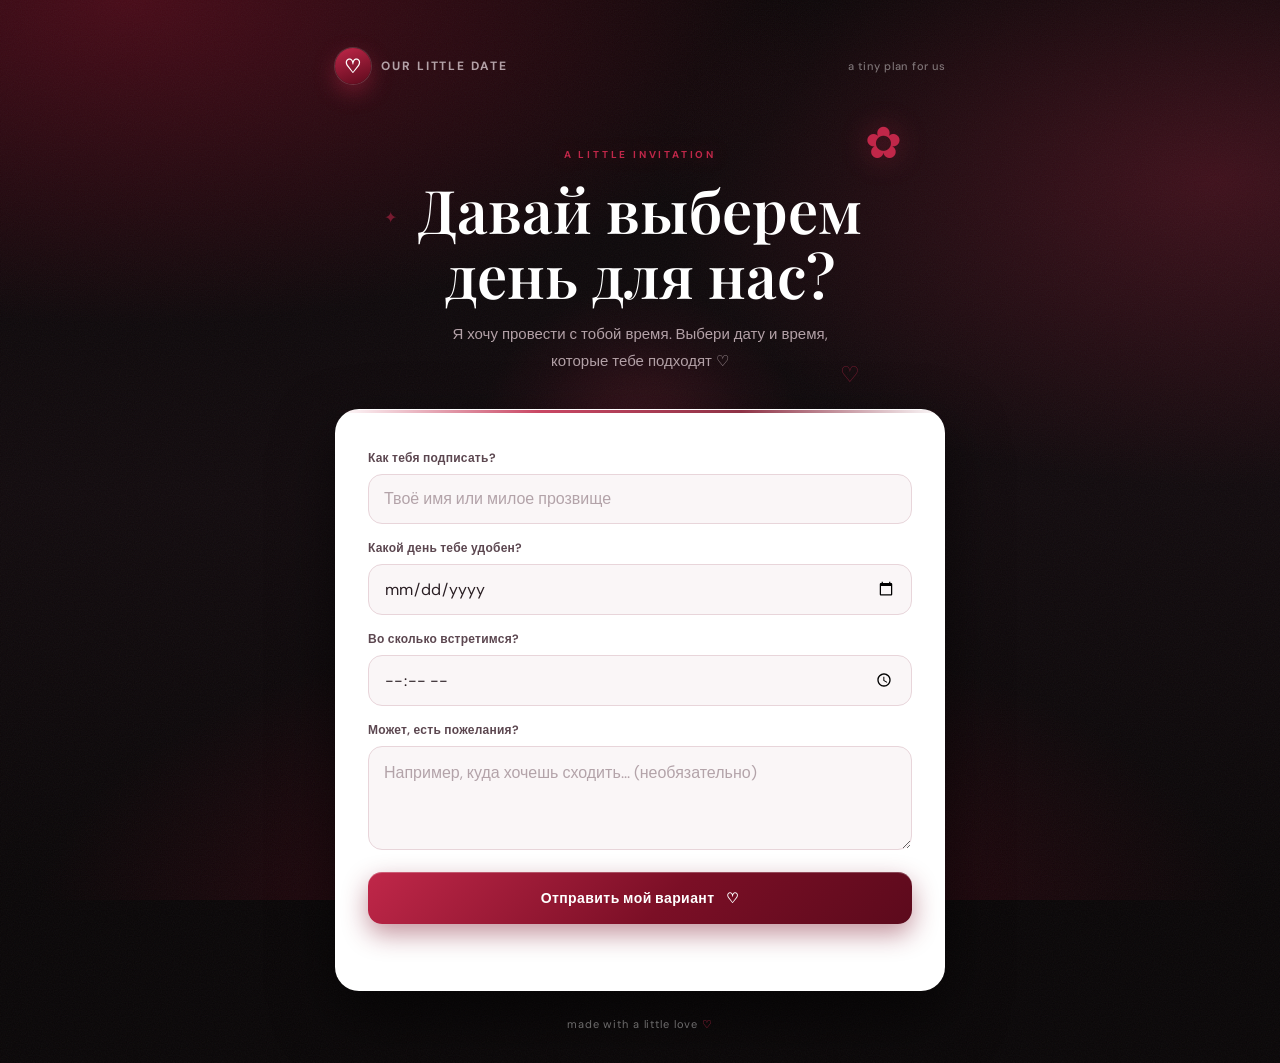
<file: index.html>
<!doctype html>
<html lang="ru">
<head>
  <meta charset="UTF-8">
  <meta name="viewport" content="width=device-width, initial-scale=1">
  <meta name="theme-color" content="#0a0708">
  <title>OUR LITTLE DATE ♡</title>
  <link href="https://fonts.googleapis.com/css2?family=DM+Sans:wght@400;500;600;700&family=Playfair+Display:wght@500;600;700&display=swap" rel="stylesheet">
  <link rel="stylesheet" href="css/style.css">
</head>
<body>
  <main class="shell">
    <header class="top"><span class="brand-mark">♡</span><span>OUR LITTLE DATE</span><span class="top-note">a tiny plan for us</span></header>
    <section class="hero">
      <div class="eyebrow">A LITTLE INVITATION</div>
      <h1>Давай выберем<br><em>день для нас?</em></h1>
      <p class="intro">Я хочу провести с тобой время. Выбери дату и время, которые тебе подходят ♡</p>
      <div class="flower" aria-hidden="true">✿</div>
    </section>

    <section class="panel">
      <form id="response-form">
        <label for="guest-name">Как тебя подписать?</label>
        <input id="guest-name" maxlength="40" placeholder="Твоё имя или милое прозвище" required>
        <label for="date">Какой день тебе удобен?</label>
        <input id="date" type="date" required>
        <label for="time">Во сколько встретимся?</label>
        <input id="time" type="time" required>
        <label for="note">Может, есть пожелания?</label>
        <textarea id="note" rows="3" maxlength="300" placeholder="Например, куда хочешь сходить... (необязательно)"></textarea>
        <button class="primary" type="submit">Отправить мой вариант <span>♡</span></button>
      </form>
      <div class="result hidden" id="result">
        <p class="success-title">Теперь отправь ссылку обратно ♡</p>
        <p class="small muted">Это ответ для того, кто позвал тебя на встречу. Открой свою ссылку — и там появятся дата и время.</p>
        <input id="owner-link" readonly>
        <button class="primary secondary" id="copy-button" type="button">Скопировать ссылку с ответом</button>
        <button class="primary secondary hidden" id="share-button" type="button">Отправить в мессенджер</button>
        <button class="primary secondary" id="copy-text-button" type="button">Скопировать текстом</button>
        <div class="response-card" id="answer-preview"></div>
      </div>
      <p class="feedback" id="feedback" role="status"></p>
    </section>
    <footer>made with a little love <span>♡</span></footer>
  </main>
  <script src="js/fx.js"></script>
  <script type="module" src="js/guest.js"></script>
</body>
</html>
</file>
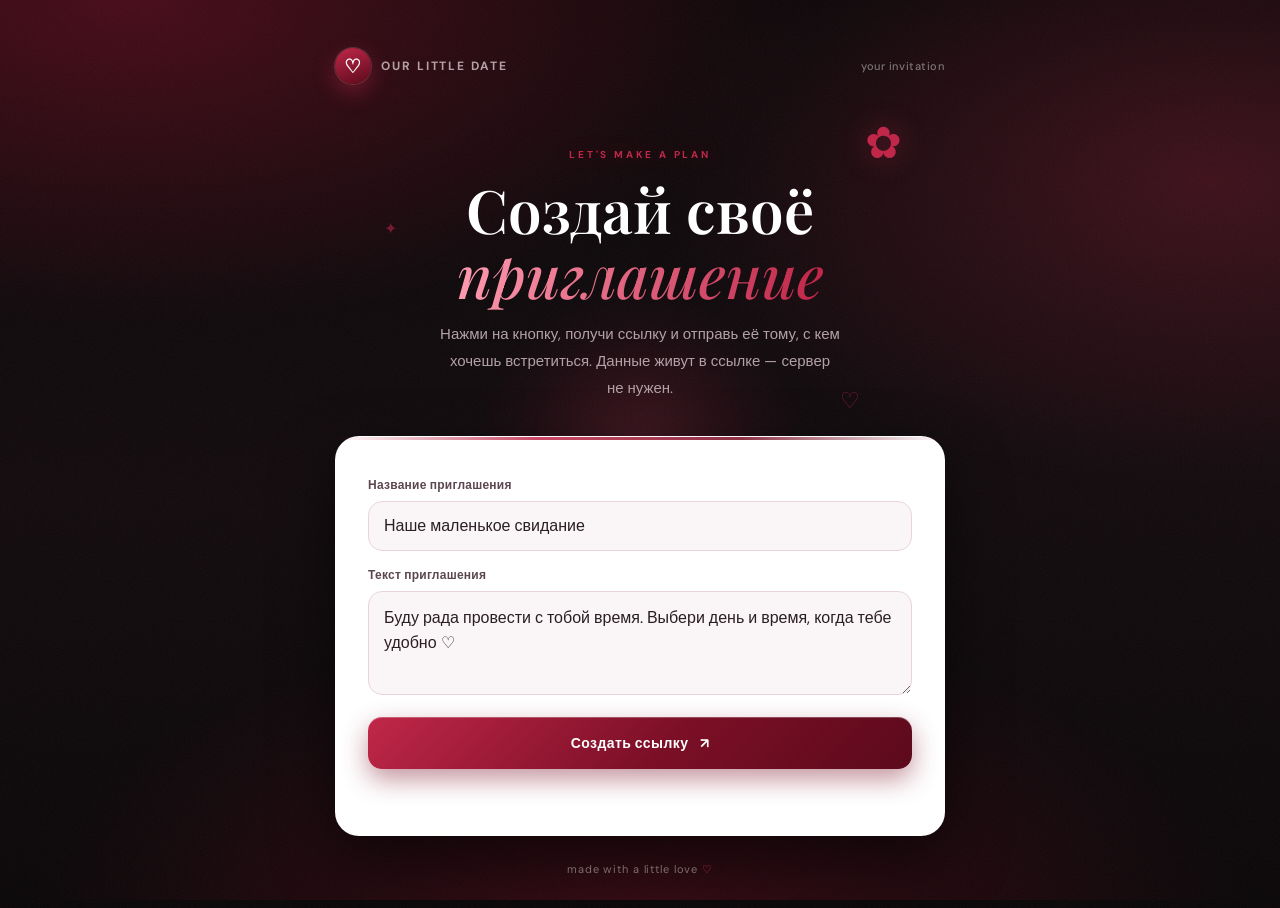
<file: create.html>
<!doctype html>
<html lang="ru">
<head>
  <meta charset="UTF-8">
  <meta name="viewport" content="width=device-width, initial-scale=1">
  <meta name="theme-color" content="#0a0708">
  <title>Создать приглашение · OUR LITTLE DATE</title>
  <link href="https://fonts.googleapis.com/css2?family=DM+Sans:wght@400;500;600;700&family=Playfair+Display:wght@500;600;700&display=swap" rel="stylesheet">
  <link rel="stylesheet" href="css/style.css">
</head>
<body>
  <main class="shell">
    <header class="top"><span class="brand-mark">♡</span><span>OUR LITTLE DATE</span><span class="top-note">your invitation</span></header>
    <section class="hero">
      <div class="eyebrow">LET'S MAKE A PLAN</div>
      <h1>Создай своё<br><em>приглашение</em></h1>
      <p class="intro">Нажми на кнопку, получи ссылку и отправь её тому, с кем хочешь встретиться. Данные живут в ссылке — сервер не нужен.</p>
      <div class="flower" aria-hidden="true">✿</div>
    </section>

    <section class="panel">
      <form id="create-form">
        <label for="title">Название приглашения</label>
        <input id="title" maxlength="70" value="Наше маленькое свидание" required>
        <label for="message">Текст приглашения</label>
        <textarea id="message" maxlength="300" rows="3">Буду рада провести с тобой время. Выбери день и время, когда тебе удобно ♡</textarea>
        <button class="primary" type="submit">Создать ссылку <span>↗</span></button>
      </form>
      <div class="result hidden" id="result">
        <p class="success-title">Ссылка готова! ♡</p>
        <input id="guest-link" readonly>
        <button class="primary secondary" id="copy-button" type="button">Скопировать ссылку</button>
        <a class="text-link" href="owner.html">Открыть мои ответы →</a>
        <p class="small muted">Сохрани ссылку на ответы отдельно. Она нужна только тебе.</p>
      </div>
      <p class="feedback" id="feedback" role="status"></p>
    </section>
    <footer>made with a little love <span>♡</span></footer>
  </main>
  <script src="js/fx.js"></script>
  <script type="module" src="js/create.js"></script>
</body>
</html>
</file>
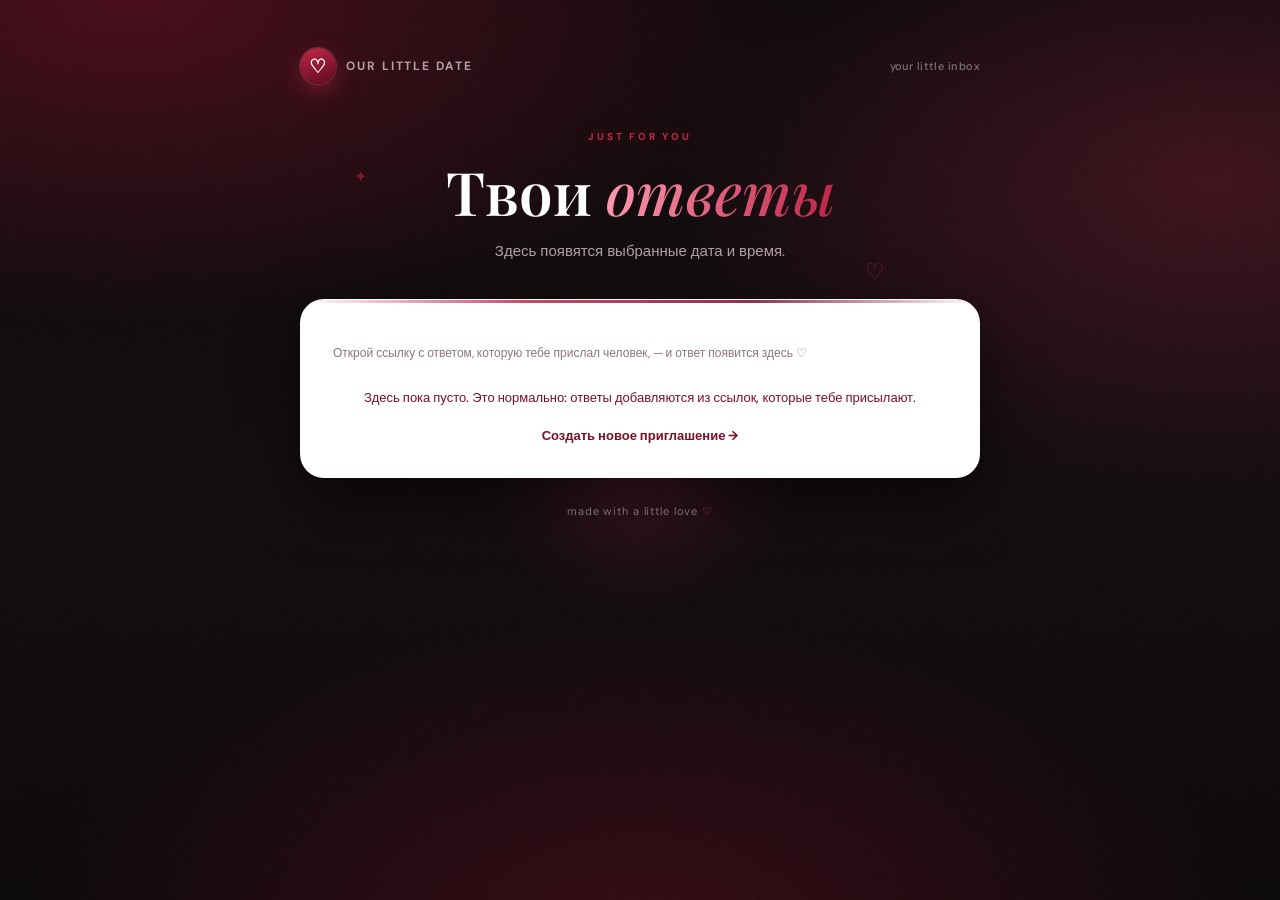
<file: owner.html>
<!doctype html>
<html lang="ru">
<head>
  <meta charset="UTF-8">
  <meta name="viewport" content="width=device-width, initial-scale=1">
  <meta name="theme-color" content="#0a0708">
  <title>OUR LITTLE DATE · ответы</title>
  <link href="https://fonts.googleapis.com/css2?family=DM+Sans:wght@400;500;600;700&family=Playfair+Display:wght@500;600;700&display=swap" rel="stylesheet">
  <link rel="stylesheet" href="css/style.css">
</head>
<body>
  <main class="shell owner-shell">
    <header class="top"><span class="brand-mark">♡</span><span>OUR LITTLE DATE</span><span class="top-note">your little inbox</span></header>
    <section class="hero compact">
      <div class="eyebrow">JUST FOR YOU</div>
      <h1>Твои <em>ответы</em></h1>
      <p class="intro">Здесь появятся выбранные дата и время.</p>
    </section>
    <section class="panel">
      <div class="response-list" id="responses"><p class="muted">Загружаем ответы...</p></div>
      <p class="feedback" id="feedback" role="status"></p>
      <button class="primary secondary hidden" id="copy-all-button" type="button">Скопировать все ответы текстом</button>
      <button class="primary secondary hidden" id="clear-button" type="button">Очистить список</button>
      <a class="text-link" href="create.html">Создать новое приглашение →</a>
    </section>
    <footer>made with a little love <span>♡</span></footer>
  </main>
  <script src="js/fx.js"></script>
  <script type="module" src="js/owner.js"></script>
</body>
</html>
</file>
<file: css/style.css>
/* ==========================================================
   OUR LITTLE DATE — чёрный / белый / бордовый
   Общий файл стилей для Firebase-версии и no-firebase/.
   ========================================================== */

:root{
  /* палитра */
  --black:#0a0708;
  --white:#ffffff;
  --paper:#fff;
  --wine:#7b0f26;          /* бордовый — основной акцент */
  --wine-deep:#5c0a1c;
  --wine-bright:#c02749;   /* бордовый для тёмного фона */
  --wine-glow:rgba(192,39,73,.45);
  --ink:#f6eff1;           /* текст на чёрном */
  --muted:#8a767d;         /* текст на белом */
  --muted-dark:#b3a1a7;    /* текст на чёрном */
  --line:#e8d5da;

  /* размеры / тени */
  --radius:24px;
  --radius-sm:14px;
  --shadow:0 24px 60px rgba(0,0,0,.55);
  --ease:cubic-bezier(.22,.68,.36,1);
}

*{box-sizing:border-box}

html{
  -webkit-text-size-adjust:100%;
  scroll-behavior:smooth;
}

body{
  margin:0;
  min-height:100vh;
  min-height:100dvh;
  color:var(--ink);
  font-family:"DM Sans",sans-serif;
  background-color:var(--black);
  /* бордовые засветы + лёгкая виньетка */
  background-image:
    radial-gradient(90% 60% at 10% 0%,rgba(123,15,38,.55) 0%,transparent 60%),
    radial-gradient(70% 55% at 95% 20%,rgba(192,39,73,.28) 0%,transparent 62%),
    radial-gradient(80% 60% at 50% 105%,rgba(92,10,28,.55) 0%,transparent 60%),
    linear-gradient(180deg,#0a0708 0%,#120b0e 55%,#0a0708 100%);
  background-attachment:fixed;
  overflow-x:hidden;
  -webkit-tap-highlight-color:transparent;
  padding:calc(24px + env(safe-area-inset-top)) 16px calc(24px + env(safe-area-inset-bottom));
}

/* зерно плёнки поверх фона */
body::before{
  content:"";
  position:fixed;
  inset:-20%;
  pointer-events:none;
  z-index:0;
  opacity:.05;
  background-image:url("data:image/svg+xml,%3Csvg xmlns='http://www.w3.org/2000/svg' width='140' height='140'%3E%3Cfilter id='n'%3E%3CfeTurbulence type='fractalNoise' baseFrequency='.85' numOctaves='3'/%3E%3C/filter%3E%3Crect width='140' height='140' filter='url(%23n)'/%3E%3C/svg%3E");
  animation:grain 7s steps(6) infinite;
}

@keyframes grain{
  0%,100%{transform:translate(0,0)}
  20%{transform:translate(-2%,1%)}
  40%{transform:translate(1%,-2%)}
  60%{transform:translate(-1%,-1%)}
  80%{transform:translate(2%,1%)}
}

/* ==========================================================
   Каркас
   ========================================================== */
.shell{
  position:relative;
  z-index:1;
  width:min(100%,610px);
  margin:0 auto;
  animation:rise .8s var(--ease) both;
}
.owner-shell{width:min(100%,680px)}

.top{
  display:flex;
  align-items:center;
  gap:10px;
  flex-wrap:wrap;
  font-size:12px;
  font-weight:700;
  letter-spacing:.16em;
  text-transform:uppercase;
  color:var(--muted-dark);
}
.brand-mark{
  display:grid;
  place-items:center;
  width:36px;
  height:36px;
  border-radius:50%;
  background:linear-gradient(160deg,var(--wine-bright),var(--wine-deep));
  color:#fff;
  font-size:19px;
  box-shadow:0 0 0 1px rgba(255,255,255,.14),0 8px 22px var(--wine-glow);
  animation:beat 2.4s var(--ease) infinite;
}
@keyframes beat{
  0%,100%{transform:scale(1)}
  12%{transform:scale(1.16)}
  24%{transform:scale(1)}
  36%{transform:scale(1.1)}
  48%{transform:scale(1)}
}
.top-note{
  margin-left:auto;
  font-size:11px;
  font-weight:500;
  letter-spacing:.04em;
  text-transform:none;
  color:rgba(255,255,255,.42);
}

/* ==========================================================
   Шапка-герой
   ========================================================== */
.hero{
  position:relative;
  text-align:center;
  padding:clamp(34px,8vw,64px) clamp(12px,4vw,24px) clamp(22px,5vw,34px);
  overflow:hidden;
}
.hero::before,.hero::after{
  position:absolute;
  color:rgba(192,39,73,.55);
  font-size:16px;
  pointer-events:none;
  animation:drift 9s linear infinite;
}
.hero::before{content:"✦";left:8%;top:38%}
.hero::after{content:"♡";right:14%;bottom:6%;animation-duration:12s;animation-delay:-4s;font-size:22px}
@keyframes drift{
  0%{transform:translateY(14px) scale(.8);opacity:0}
  30%{opacity:1}
  70%{opacity:1}
  100%{transform:translateY(-30px) scale(1.1);opacity:0}
}
.eyebrow{
  font-size:10px;
  letter-spacing:.28em;
  font-weight:700;
  color:var(--wine-bright);
  text-shadow:0 0 18px var(--wine-glow);
}
.hero h1{
  font-family:"Playfair Display",serif;
  font-size:clamp(34px,9vw,60px);
  line-height:1.08;
  font-weight:600;
  margin:16px 0 14px;
  color:var(--white);
  text-wrap:balance;
}
.hero h1 em{
  font-style:italic;
  font-weight:500;
  background:linear-gradient(100deg,#ff9db3,var(--wine-bright) 45%,#ffd9e1 70%,var(--wine-bright));
  background-size:220% 100%;
  -webkit-background-clip:text;
  background-clip:text;
  color:transparent;
  animation:sheen 6s ease-in-out infinite;
}
@keyframes sheen{0%,100%{background-position:0% 50%}50%{background-position:100% 50%}}
.intro{
  max-width:400px;
  margin:0 auto;
  color:var(--muted-dark);
  font-size:clamp(13px,3.6vw,15px);
  line-height:1.8;
}
.flower{
  position:absolute;
  right:7%;
  top:30px;
  color:var(--wine-bright);
  font-size:clamp(28px,7vw,44px);
  filter:drop-shadow(0 0 14px var(--wine-glow));
  animation:float 4.5s ease-in-out infinite;
}
@keyframes float{
  0%,100%{transform:translateY(0) rotate(-8deg)}
  50%{transform:translateY(-10px) rotate(8deg)}
}
.compact{padding-top:clamp(26px,6vw,46px)}

/* ==========================================================
   Белая панель-карточка
   ========================================================== */
.panel{
  position:relative;
  background:var(--paper);
  color:#2a1f24;
  border:1px solid rgba(255,255,255,.55);
  border-radius:var(--radius);
  padding:clamp(20px,5vw,32px);
  box-shadow:var(--shadow);
  isolation:isolate;
  animation:rise .9s .12s var(--ease) both;
}
/* бордовая неоновая линия сверху */
.panel::before{
  content:"";
  position:absolute;
  inset:0 0 auto;
  height:3px;
  border-radius:var(--radius) var(--radius) 0 0;
  background:linear-gradient(90deg,transparent,var(--wine-bright),var(--wine),transparent);
  opacity:.85;
}
/* свечение под панелью при наведении/фокусе */
.panel::after{
  content:"";
  position:absolute;
  inset:-2px;
  z-index:-1;
  border-radius:calc(var(--radius) + 4px);
  background:linear-gradient(120deg,var(--wine-bright),var(--wine-deep));
  opacity:0;
  filter:blur(16px);
  transition:opacity .45s var(--ease);
}
.panel:hover::after,.panel:focus-within::after{opacity:.55}

form{display:flex;flex-direction:column;gap:8px}
label{
  font-size:12px;
  font-weight:700;
  margin-top:8px;
  color:#5c4750;
  letter-spacing:.02em;
}
input,textarea{
  width:100%;
  min-height:50px;                 /* удобная зона касания */
  border:1.5px solid var(--line);
  background:#faf6f7;
  border-radius:var(--radius-sm);
  padding:13px 15px;
  color:#2a1f24;
  font:inherit;
  font-size:16px;                  /* 16px — iOS не зумит страницу при фокусе */
  outline:none;
  transition:border-color .2s,box-shadow .2s,background .2s,transform .2s;
}
textarea{resize:vertical;min-height:88px;line-height:1.6}
input::placeholder,textarea::placeholder{color:#b3a3a9}
input:hover,textarea:hover{border-color:#d8b9c2}
input:focus,textarea:focus{
  border-color:var(--wine-bright);
  background:#fff;
  box-shadow:0 0 0 4px rgba(192,39,73,.14);
  transform:translateY(-1px);
}
input[readonly]{background:#f3ecee;font-family:ui-monospace,"SF Mono",Menlo,monospace;font-size:12px;letter-spacing:.01em}

/* ==========================================================
   Кнопки
   ========================================================== */
.primary{
  position:relative;
  overflow:hidden;
  border:0;
  border-radius:var(--radius-sm);
  min-height:52px;
  padding:15px 20px;
  margin-top:14px;
  background:linear-gradient(135deg,var(--wine-bright),var(--wine) 55%,var(--wine-deep));
  color:#fff;
  font:700 14px "DM Sans",sans-serif;
  letter-spacing:.03em;
  cursor:pointer;
  box-shadow:0 10px 26px rgba(123,15,38,.45),inset 0 1px 0 rgba(255,255,255,.25);
  transition:transform .2s var(--ease),box-shadow .25s,filter .25s;
}
/* блик, пробегающий по кнопке */
.primary::after{
  content:"";
  position:absolute;
  top:0;
  left:-60%;
  width:45%;
  height:100%;
  background:linear-gradient(100deg,transparent,rgba(255,255,255,.45),transparent);
  transform:skewX(-18deg);
  transition:left .6s var(--ease);
}
.primary:hover{transform:translateY(-3px);box-shadow:0 16px 34px rgba(192,39,73,.55),inset 0 1px 0 rgba(255,255,255,.3)}
.primary:hover::after{left:120%}
.primary:active{transform:translateY(-1px) scale(.985)}
.primary:disabled{opacity:.55;cursor:wait;transform:none;box-shadow:none}
.primary:focus-visible,
.text-link:focus-visible,
input:focus-visible,
textarea:focus-visible{outline:3px solid rgba(192,39,73,.5);outline-offset:3px}
.primary span{margin-left:8px}
.secondary{width:100%;margin-top:8px}

/* ==========================================================
   Тексты обратной связи, ссылки, статусы
   ========================================================== */
.feedback{
  min-height:20px;
  margin:14px 0 0;
  text-align:center;
  color:var(--wine);
  font-size:13px;
  font-weight:500;
  animation:fadein .4s var(--ease);
}
.result{border-top:1px solid var(--line);margin-top:24px;padding-top:20px;animation:rise .6s var(--ease) both}
.hidden{display:none!important}
.success-title{
  text-align:center;
  font-family:"Playfair Display",serif;
  font-size:clamp(20px,5.5vw,23px);
  color:var(--wine);
  margin:0 0 6px;
}
.text-link{
  display:inline-block;
  position:relative;
  text-align:center;
  margin:18px auto 0;
  width:100%;
  color:var(--wine);
  font-size:13px;
  font-weight:700;
  text-decoration:none;
  transition:color .2s,transform .2s var(--ease);
}
.text-link::after{
  content:"";
  position:absolute;
  left:50%;
  bottom:-4px;
  width:0;
  height:1.5px;
  background:var(--wine-bright);
  transform:translateX(-50%);
  transition:width .3s var(--ease);
}
.text-link:hover{color:var(--wine-bright);transform:translateX(3px)}
.text-link:hover::after{width:70%}
.small,.muted{color:var(--muted);font-size:12px;line-height:1.6}
.small{text-align:center}

/* ==========================================================
   Список ответов
   ========================================================== */
.response-list{display:grid;gap:12px}
.response-card{
  position:relative;
  overflow:hidden;
  border:1px solid var(--line);
  border-left:3px solid var(--wine-bright);
  border-radius:var(--radius-sm);
  padding:16px 17px;
  background:#faf6f7;
  animation:rise .5s var(--ease) both;
  transition:transform .3s var(--ease),box-shadow .3s,border-color .3s,background .3s;
}
.response-card:hover{
  transform:translateY(-4px) scale(1.008);
  background:#fff;
  border-color:#e6c6cf;
  box-shadow:0 14px 30px rgba(123,15,38,.16);
}
.response-card::before{                /* мягкий бордовый угол-свечение */
  content:"";
  position:absolute;
  right:-40px;
  top:-40px;
  width:110px;
  height:110px;
  border-radius:50%;
  background:radial-gradient(circle,rgba(192,39,73,.18),transparent 70%);
  opacity:0;
  transition:opacity .4s;
}
.response-card:hover::before{opacity:1}
.response-card h3{
  font-family:"Playfair Display",serif;
  font-size:clamp(18px,5vw,21px);
  margin:0 0 8px;
  color:#2a1f24;
}
.response-card p{margin:5px 0;color:var(--muted);font-size:13px;line-height:1.6}
.response-date{color:var(--wine)!important;font-weight:700;font-size:15px!important}

footer{
  position:relative;
  z-index:1;
  text-align:center;
  padding:26px 0 8px;
  color:rgba(255,255,255,.4);
  font-size:11px;
  letter-spacing:.08em;
}
footer span{color:var(--wine-bright);animation:beat 2.4s var(--ease) infinite;display:inline-block}

/* выделение текста и скроллбар в фирменных цветах */
::selection{background:var(--wine-bright);color:#fff}
::-webkit-scrollbar{width:10px;height:10px}
::-webkit-scrollbar-track{background:#0a0708}
::-webkit-scrollbar-thumb{background:linear-gradient(var(--wine-bright),var(--wine-deep));border-radius:20px;border:2px solid #0a0708}

@keyframes rise{from{opacity:0;transform:translateY(22px)}to{opacity:1;transform:none}}
@keyframes fadein{from{opacity:0}to{opacity:1}}

/* ---- эффекты из js/fx.js ---- */
.cursor-glow{
  position:fixed;
  left:0;
  top:0;
  z-index:0;
  width:340px;
  height:340px;
  margin:-170px 0 0 -170px;
  border-radius:50%;
  pointer-events:none;
  background:radial-gradient(circle,rgba(192,39,73,.26),rgba(123,15,38,.10) 45%,transparent 68%);
  mix-blend-mode:screen;
}
.burst{
  position:fixed;
  z-index:9;
  pointer-events:none;
  font-size:15px;
  color:#e0567a;
  text-shadow:0 0 12px rgba(192,39,73,.85);
  transform:translate(-50%,-50%);
  --dx:0px;
  --dy:-40px;
  animation:burst .9s var(--ease) forwards;
}
@keyframes burst{
  0%{opacity:1;transform:translate(-50%,-50%) scale(1)}
  100%{opacity:0;transform:translate(calc(-50% + var(--dx)),calc(-50% + var(--dy))) scale(.45) rotate(28deg)}
}

/* ==========================================================
   Адаптивность
   ========================================================== */
@media(max-width:640px){
  .hero{padding-top:clamp(24px,7vw,40px)}
  .flower{right:4%;top:20px}
}
@media(max-width:520px){
  body{padding:calc(16px + env(safe-area-inset-top)) 12px calc(18px + env(safe-area-inset-bottom))}
  .hero{padding-left:6px;padding-right:6px}
  .panel{border-radius:20px}
  .top{font-size:11px;letter-spacing:.12em}
  .top-note{font-size:10px}
  .primary{font-size:15px}                       /* крупнее текст на телефоне */
  .success-title{font-size:20px}
}
@media(max-width:380px){
  .hero h1{font-size:30px;line-height:1.15}
  .intro{font-size:13px;line-height:1.7}
  .panel{padding:18px 15px}
  input,textarea{padding:12px 13px}
  .response-card{padding:14px}
  .brand-mark{width:32px;height:32px;font-size:17px}
}
/* низкие экраны (альбомная ориентация телефона) — уплотняем вертикали */
@media(max-height:620px){
  .hero{padding-top:18px;padding-bottom:14px}
  .hero h1{margin:10px 0 8px}
  .flower{display:none}
  footer{padding-top:16px}
}
/* крупные десктопы чуть «дышат» */
@media(min-width:900px){
  body{padding-top:48px}
}

/* уважение к настройке «уменьшить движение» */
@media(prefers-reduced-motion:reduce){
  *,*::before,*::after{
    animation-duration:.001ms!important;
    animation-iteration-count:1!important;
    transition-duration:.001ms!important;
  }
  html{scroll-behavior:auto}
}
</file>
